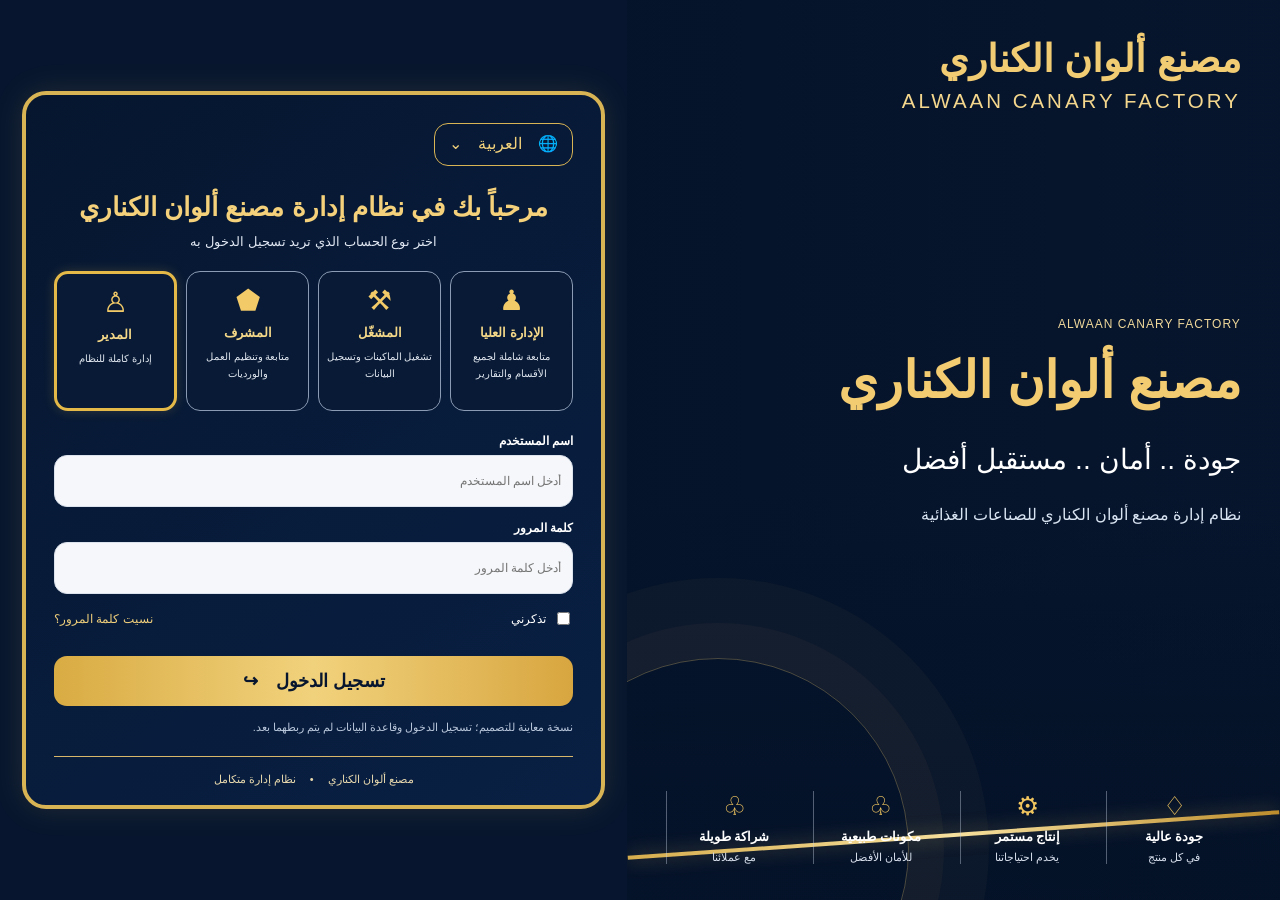
<file: alwaan_canary_new_design-2.html>
<!doctype html>
<html lang="ar" dir="rtl">
<head>
<meta charset="utf-8">
<meta name="viewport" content="width=device-width, initial-scale=1">
<meta name="theme-color" content="#0b1730">
<title>ألوان الكناري | نظام إدارة المصنع</title>
<style>
:root{--navy:#0b1730;--navy2:#122544;--gold:#d8b66a;--gold2:#f1d99b;--ink:#17243a;--muted:#718096;--bg:#f3f6fb;--line:#e4e9f1;--white:#fff;--green:#17866d;--red:#c14f52}
*{box-sizing:border-box}body{margin:0;font-family:Tahoma,Arial,sans-serif;background:var(--bg);color:var(--ink)}button,input,select{font:inherit}button{cursor:pointer}.app{min-height:100vh}.topbar{height:70px;background:var(--navy);color:white;display:flex;align-items:center;justify-content:space-between;padding:0 22px;border-bottom:2px solid var(--gold)}.brand{display:flex;gap:12px;align-items:center}.logo{width:42px;height:42px;border:1px solid var(--gold);border-radius:12px;display:grid;place-items:center;color:var(--gold);font-weight:bold;font-size:20px}.brand b{display:block;font-size:16px}.brand small{color:#b9c5d8}.top-actions{display:flex;gap:10px;align-items:center}.pill{border:1px solid #334664;padding:8px 12px;border-radius:20px;color:#e7edf7;font-size:12px}.layout{display:grid;grid-template-columns:245px 1fr;min-height:calc(100vh - 70px)}aside{background:#101f3b;color:#d8e0ed;padding:18px 12px}.side-title{color:#8fa0ba;font-size:11px;padding:8px 12px 12px}.nav{display:grid;gap:5px}.nav button{border:0;text-align:right;background:transparent;color:#d8e0ed;padding:12px;border-radius:10px;display:flex;gap:10px;align-items:center}.nav button.active,.nav button:hover{background:#213657;color:var(--gold2)}.nav .ico{width:23px;text-align:center}.side-foot{margin:25px 10px 0;padding-top:15px;border-top:1px solid #2a3b58;color:#9daec5;font-size:11px;line-height:1.8}main{padding:25px;min-width:0}.page-head{display:flex;justify-content:space-between;gap:12px;align-items:center;margin-bottom:22px}.page-head h1{margin:0 0 7px;font-size:24px}.page-head p{margin:0;color:var(--muted);font-size:13px}.primary{background:var(--navy);color:white;border:0;padding:11px 16px;border-radius:10px}.primary:hover{background:#20375d}.secondary{background:white;border:1px solid var(--line);padding:10px 14px;border-radius:10px;color:var(--ink)}.stats{display:grid;grid-template-columns:repeat(4,minmax(0,1fr));gap:14px;margin-bottom:18px}.stat,.panel{background:white;border:1px solid var(--line);border-radius:15px;padding:18px;box-shadow:0 4px 16px #10244808}.stat-top{display:flex;justify-content:space-between;color:var(--muted);font-size:12px}.stat-icon{width:35px;height:35px;border-radius:10px;display:grid;place-items:center;background:#f7f0df;color:#94742d}.stat strong{display:block;font-size:27px;margin:15px 0 7px}.stat small{color:var(--muted)}.positive{color:var(--green)!important}.grid2{display:grid;grid-template-columns:1.25fr 1fr;gap:16px}.panel h2{font-size:16px;margin:0 0 16px}.panel-sub{font-size:12px;color:var(--muted);margin-top:-10px;margin-bottom:16px}.barrow{display:grid;grid-template-columns:90px 1fr 42px;gap:10px;align-items:center;margin:16px 0;font-size:12px}.track{height:9px;background:#edf0f6;border-radius:10px;overflow:hidden}.fill{height:100%;background:linear-gradient(90deg,#b89448,#ecd99e);border-radius:10px}.activity{display:grid;gap:0}.activity-row{display:flex;gap:12px;padding:13px 0;border-bottom:1px solid #eef1f5;font-size:12px}.activity-row:last-child{border-bottom:0}.dot{width:9px;height:9px;border-radius:50%;background:var(--gold);margin-top:4px;flex-shrink:0}.activity-row b{display:block;margin-bottom:5px}.activity-row small{color:var(--muted)}.quick{display:grid;grid-template-columns:repeat(3,1fr);gap:10px;margin-top:16px}.quick button{border:1px solid var(--line);background:#fff;border-radius:12px;padding:15px 10px;text-align:right;color:var(--ink)}.quick span{display:block;color:var(--gold);font-size:20px;margin-bottom:7px}.content-panel{background:white;border:1px solid var(--line);border-radius:15px;padding:20px}.toolbar{display:flex;gap:10px;flex-wrap:wrap;margin-bottom:16px}.toolbar input,.toolbar select,.field input,.field select{border:1px solid #dce3ed;border-radius:9px;padding:11px;background:white;min-width:0}.toolbar input{flex:1;min-width:150px}.table-wrap{overflow:auto}table{width:100%;border-collapse:collapse;min-width:600px}th,td{text-align:right;padding:13px 12px;border-bottom:1px solid #edf0f5;font-size:12px}th{color:var(--muted);font-weight:normal;background:#fafbfd}.tag{display:inline-block;border-radius:20px;padding:5px 9px;background:#e8f5ef;color:#197354;font-size:11px}.tag.warn{background:#fff2dd;color:#956719}.tag.bad{background:#fdebec;color:#b53d45}.empty-note{font-size:12px;color:var(--muted);margin:12px 0 0}.form-grid{display:grid;grid-template-columns:repeat(2,minmax(0,1fr));gap:14px}.field{display:grid;gap:7px;font-size:12px;color:#59677d}.field input,.field select{width:100%;color:var(--ink)}.field.full{grid-column:1/-1}.form-actions{display:flex;gap:10px;margin-top:18px}.notice{background:#fff8e9;border:1px solid #f0dfb9;color:#7c6227;border-radius:10px;padding:12px;font-size:12px;line-height:1.8;margin-bottom:16px}.login-wrap{min-height:100vh;display:grid;grid-template-columns:1fr 1fr;background:#fff}.login-art{background:linear-gradient(145deg,#09142a,#142a4d 70%,#8b6b32);color:white;padding:55px;display:flex;flex-direction:column;justify-content:space-between;position:relative;overflow:hidden}.login-art:after{content:"";position:absolute;width:380px;height:380px;border:1px solid #d8b66a55;border-radius:50%;left:-100px;bottom:-140px;box-shadow:0 0 0 35px #d8b66a0a,0 0 0 80px #d8b66a08}.login-copy{position:relative;z-index:1;max-width:470px;margin:auto 0}.eyebrow{color:var(--gold2);font-size:12px;letter-spacing:1px}.login-copy h1{font-size:36px;line-height:1.5;margin:15px 0}.login-copy p{color:#c6d1e2;line-height:2}.login-form-wrap{display:grid;place-items:center;padding:28px}.login-form{width:min(410px,100%)}.login-form h2{font-size:27px;margin:0 0 8px}.login-form>p{color:var(--muted);font-size:13px;margin-bottom:28px}.login-form .field{margin-bottom:15px}.login-form .primary{width:100%;margin-top:8px;padding:13px}.login-foot{color:#a4adbb;text-align:center;font-size:11px;margin-top:25px}.hint{font-size:11px;color:var(--muted);line-height:1.8;margin-top:12px}.hidden{display:none!important}.mobile-menu{display:none}.toast{position:fixed;bottom:18px;left:18px;background:#10203d;color:white;border:1px solid #d8b66a;border-radius:12px;padding:12px 16px;box-shadow:0 8px 25px #0002;z-index:10;max-width:90vw;font-size:13px}
@media(max-width:850px){.layout{grid-template-columns:1fr}aside{display:none}aside.open{display:block}.mobile-menu{display:inline-block}.stats{grid-template-columns:repeat(2,minmax(0,1fr))}.grid2{grid-template-columns:1fr}main{padding:16px}.topbar{padding:0 13px}.top-actions .pill{display:none}.page-head h1{font-size:20px}.login-wrap{grid-template-columns:1fr}.login-art{min-height:250px;padding:28px}.login-copy h1{font-size:26px;margin:8px 0}.login-copy p{font-size:12px;margin:6px 0}.login-art .brand{margin-bottom:20px}.login-form-wrap{padding:30px 22px}.quick{grid-template-columns:repeat(2,1fr)}}
@media(max-width:420px){.stats{gap:9px}.stat{padding:13px}.stat strong{font-size:22px}.stat-top{font-size:11px}.form-grid{grid-template-columns:1fr}.field.full{grid-column:auto}.page-head{align-items:flex-start}.page-head .primary{padding:9px 10px;font-size:12px}.login-copy h1{font-size:23px}}

/* Exact agreed login direction: navy/gold factory split screen */
.ref-login{min-height:100vh;grid-template-columns:1.02fr .98fr;background:#07162e;padding:0;gap:0}
.ref-art{min-height:100vh;padding:5.5% 6%;background:linear-gradient(90deg,rgba(5,19,42,.86),rgba(5,19,42,.32)),linear-gradient(0deg,rgba(4,17,38,.96),transparent 45%),url('https://images.unsplash.com/photo-1567789884554-0b844b597180?auto=format&fit=crop&w=1600&q=85') center/cover;position:relative}
.ref-art:before{content:"";position:absolute;inset:auto 0 7% 0;height:4px;background:linear-gradient(90deg,#d6ad4e,#f8e2a0,#bd8d2d);transform:rotate(-4deg);box-shadow:0 0 18px #d8b66a77}
.ref-brand .logo{display:none}.ref-brand b{font-size:clamp(25px,3vw,46px);color:#f2cc72}.ref-brand small{display:block;font-size:clamp(13px,1.6vw,22px);letter-spacing:3px;color:#f4d78d;margin-top:8px}
.ref-art .login-copy{margin:auto 0;max-width:600px}.ref-art .login-copy h1{font-size:clamp(32px,4vw,58px);color:#f3cb70;margin:12px 0}.ref-art .login-copy h2{font-size:clamp(18px,2.2vw,30px);font-weight:500;color:#fff}.ref-art .login-copy p{color:#d9e4f2}
.ref-values{position:relative;z-index:1;display:grid;grid-template-columns:repeat(4,1fr);gap:12px;margin-top:40px;text-align:center;color:#f0c55f}.ref-values div{display:grid;gap:7px;border-left:1px solid #c8d5e666;font-size:26px}.ref-values b{font-size:13px;color:white}.ref-values small{font-size:11px;color:#d6deeb}
.ref-form-wrap{padding:3.5%;background:#07162e;align-items:center}.ref-form{width:100%;max-width:730px;border:4px solid #d9b454;border-radius:24px;padding:28px 28px 18px;background:linear-gradient(145deg,#06162f,#092044);color:white;box-shadow:0 0 30px #d8b66a22}
.ref-language{display:block;text-align:left;border:1px solid #d9b454;border-radius:14px;padding:10px 14px;width:max-content;margin:0 0 20px auto;color:#f3d27c}
.ref-form h2{text-align:center;font-size:clamp(19px,2vw,27px);line-height:1.7;color:#f4d17a;margin:0 0 5px}.ref-form>p{text-align:center;color:#e0e7f2;margin:0 0 22px}
.role-cards{display:grid;grid-template-columns:repeat(4,minmax(0,1fr));gap:9px;margin-bottom:23px}.role-card{min-width:0;min-height:140px;border:1px solid #8b9bb4;border-radius:14px;background:#081a35;color:#fff;padding:12px 7px;display:flex;flex-direction:column;align-items:center;gap:8px}.role-card span{font-size:28px;color:#f2ca68}.role-card b{font-size:13px;color:#f5d989}.role-card small{font-size:10px;line-height:1.7;color:#e1e7f0}.role-card.selected{border:3px solid #e5b948;box-shadow:0 0 12px #e5b94833}
.ref-form .field{color:#fff;font-weight:bold;margin:14px 0}.ref-form .field input{height:52px;background:#f6f7fa;border-radius:13px;color:#13213a;font-weight:normal}.ref-login-options{display:flex;justify-content:space-between;align-items:center;margin:15px 0 20px;font-size:12px}.ref-login-options a{color:#f0cf7b;text-decoration:none}.ref-login-options label{display:flex;gap:7px;align-items:center}.ref-submit{width:100%;background:linear-gradient(90deg,#d9ab43,#f1d27c,#d8a640);color:#07162e;font-weight:bold;font-size:18px;padding:15px;border-radius:13px}.ref-form .hint{color:#b9c7db}.ref-form .login-foot{border-top:1px solid #d8b66a;margin-top:18px;padding-top:15px;color:#e7d8ad}
@media(max-width:850px){.ref-login{grid-template-columns:1fr}.ref-art{min-height:360px;padding:25px}.ref-art .login-copy{margin:25px 0}.ref-values{margin-top:20px}.ref-form-wrap{padding:18px}.ref-form{padding:22px 16px 16px}.role-card{min-height:115px}.role-card small{font-size:9px}}
@media(max-width:460px){.ref-art{min-height:310px}.ref-values{gap:4px}.ref-values div{font-size:20px}.ref-values b{font-size:10px}.ref-values small{font-size:9px}.role-cards{grid-template-columns:repeat(2,minmax(0,1fr))}.role-card{min-height:108px}.ref-form h2{font-size:18px}.ref-form-wrap{padding:10px}.ref-form{border-width:2px;border-radius:17px}}

</style>
</head>
<body>
<div id="login" class="login-wrap ref-login">
  <section class="login-art ref-art">
    <div class="brand ref-brand"><div class="logo">ع</div><div><b>مصنع ألوان الكناري</b><small>ALWAAN CANARY FACTORY</small></div></div>
    <div class="login-copy"><div class="eyebrow">ALWAAN CANARY FACTORY</div><h1>مصنع ألوان الكناري</h1><h2>جودة .. أمان .. مستقبل أفضل</h2><p>نظام إدارة مصنع ألوان الكناري للصناعات الغذائية</p></div>
    <div class="ref-values"><div>♢<b>جودة عالية</b><small>في كل منتج</small></div><div>⚙<b>إنتاج مستمر</b><small>يخدم احتياجاتنا</small></div><div>♧<b>مكونات طبيعية</b><small>للأمان الأفضل</small></div><div>♧<b>شراكة طويلة</b><small>مع عملائنا</small></div></div>
  </section>
  <section class="login-form-wrap ref-form-wrap"><form id="loginForm" class="login-form ref-form">
    <div class="ref-language">🌐　العربية　⌄</div>
    <h2>مرحباً بك في نظام إدارة مصنع ألوان الكناري</h2><p>اختر نوع الحساب الذي تريد تسجيل الدخول به</p>
    <div class="role-cards">
      <button type="button" class="role-card" data-role="general_manager"><span>♟</span><b>الإدارة العليا</b><small>متابعة شاملة لجميع الأقسام والتقارير</small></button>
      <button type="button" class="role-card" data-role="employee"><span>⚒</span><b>المشغّل</b><small>تشغيل الماكينات وتسجيل البيانات</small></button>
      <button type="button" class="role-card" data-role="production_manager"><span>⬟</span><b>المشرف</b><small>متابعة وتنظيم العمل والورديات</small></button>
      <button type="button" class="role-card selected" data-role="admin"><span>♙</span><b>المدير</b><small>إدارة كاملة للنظام</small></button>
    </div>
    <input id="role" type="hidden" value="admin">
    <label class="field">اسم المستخدم<input id="username" autocomplete="username" placeholder="أدخل اسم المستخدم" required></label>
    <label class="field">كلمة المرور<input id="password" type="password" autocomplete="current-password" placeholder="أدخل كلمة المرور" required></label>
    <div class="ref-login-options"><label><input type="checkbox" id="remember"> تذكرني</label><a href="#" id="forgot">نسيت كلمة المرور؟</a></div>
    <button class="primary ref-submit" type="submit">تسجيل الدخول　↪</button>
    <div class="hint">نسخة معاينة للتصميم؛ تسجيل الدخول وقاعدة البيانات لم يتم ربطهما بعد.</div><div class="login-foot">مصنع ألوان الكناري　 •　 نظام إدارة متكامل</div>
  </form></section>
</div>
<div id="app" class="app hidden">
<header class="topbar"><div class="brand"><div class="logo">ع</div><div><b>ألوان الكناري</b><small>نظام إدارة المصنع</small></div></div><div class="top-actions"><span class="pill" id="userBadge">معاينة النظام</span><button class="secondary" id="logout">خروج</button></div></header>
<div class="layout"><aside id="sidebar"><div class="side-title">القائمة الرئيسية</div><nav class="nav" id="nav"></nav><div class="side-foot">نسخة واجهة أولية<br>البيانات المعروضة تجريبية وليست من قاعدة البيانات.</div></aside>
<main><div class="page-head"><div><h1 id="pageTitle">لوحة التحكم</h1><p id="pageDesc">نظرة عامة على أداء المصنع اليوم.</p></div><button class="primary" id="newBtn">＋ إضافة سجل</button></div><div id="pageBody"></div></main></div></div>
<div id="toast" class="toast hidden"></div>
<script>
const sections=[
['dashboard','▦','لوحة التحكم','نظرة عامة على أداء المصنع اليوم.'],
['production','⚙','الإنتاج والماكينات','متابعة الإنتاج والوردية والهالك والخلطات.'],
['quality','✓','الجودة والخلطات','فحص الجودة وتسجيل وصفات التشغيل.'],
['maintenance','🔧','الصيانة والأعطال','تسجيل الأعطال والتوقفات وأعمال الصيانة.'],
['staff','♙','الموظفون والورديات','بيانات الموظفين وتوزيع الورديات.'],
['attendance','◷','الحضور والإجازات','متابعة الحضور وطلبات الإجازات.'],
['penalties','!','التنبيهات والجزاءات','تسجيل التنبيهات والمخالفات الإدارية.'],
['reports','▤','التقارير','ملخصات يومية وشهرية قابلة للطباعة.'],
['users','♧','المستخدمون والصلاحيات','إدارة الحسابات والأدوار والصلاحيات.']];
const samples={
production:[['التاريخ','الماكينة','الموظف','الوردية','الإنتاج','الهالك','الخلطة','الحالة'],[['2026-10-16','M-01','موظف تجريبي','صباحية','1,250','18','خلطة A','مكتمل'],['2026-10-16','M-02','موظف تجريبي','مسائية','980','12','خلطة B','قيد التشغيل']]],
quality:[['التاريخ','المنتج / الخلطة','الماكينة','الفحص','النتيجة','الملاحظات'],[['2026-10-16','خلطة A','M-01','فحص الجودة','مطابق','بيانات تجريبية']]],
maintenance:[['التاريخ','الماكينة','نوع البلاغ','وقت التوقف','المسؤول','الحالة'],[['2026-10-16','M-02','توقف مفاجئ','10:25','فني تجريبي','قيد المعالجة']]],
staff:[['رقم الموظف','اسم الموظف','القسم','الوردية','الحالة'],[['EMP-001','موظف تجريبي','الإنتاج','صباحية','نشط']]],
attendance:[['التاريخ','اسم الموظف','النوع','المدة','الحالة'],[['2026-10-16','موظف تجريبي','حضور','—','مسجل']]],
penalties:[['التاريخ','اسم الموظف','نوع الإجراء','السبب','الحالة'],[['2026-10-16','موظف تجريبي','تنبيه','مثال توضيحي','مسودة']]],
reports:[['التقرير','الفترة','الحالة'],[['تقرير الإنتاج','يومي','معاينة'],['تقرير الجودة','شهري','معاينة']]],
users:[['اسم المستخدم','الدور','القسم','الحالة'],[['admin-demo','الإدارة العليا','الإدارة','معاينة']]]
};
let current='dashboard',currentRole='general_manager';
const $=id=>document.getElementById(id);
function toast(msg){$('toast').textContent=msg;$('toast').classList.remove('hidden');setTimeout(()=>$('toast').classList.add('hidden'),3000)}
function renderNav(){ $('nav').innerHTML=sections.map(s=>`<button data-id="${s[0]}" class="${s[0]===current?'active':''}"><span class="ico">${s[1]}</span>${s[2]}</button>`).join('');$('nav').querySelectorAll('button').forEach(b=>b.onclick=()=>{current=b.dataset.id;render()})}
function stat(title,value,sub,ico){return `<div class="stat"><div class="stat-top"><span>${title}</span><span class="stat-icon">${ico}</span></div><strong>${value}</strong><small>${sub}</small></div>`}
function dashboard(){return `<div class="stats">${stat('إنتاج اليوم','2,230','وحدة · بيانات تجريبية','▦')}${stat('كفاءة التشغيل','86.4%','قيمة توضيحية فقط','◷')}${stat('سجلات الجودة','24','فحص تجريبي','✓')}${stat('أعطال مفتوحة','2','مثال توضيحي','⚠')}</div><div class="grid2"><div class="panel"><h2>مؤشر أداء التشغيل</h2><div class="panel-sub">قيم تجريبية لتوضيح شكل لوحة المؤشرات</div>${[['الإتاحة',92],['الأداء',88],['الجودة',97],['الكفاءة الكلية OEE',78]].map(x=>`<div class="barrow"><span>${x[0]}</span><div class="track"><div class="fill" style="width:${x[1]}%"></div></div><b>${x[1]}%</b></div>`).join('')}</div><div class="panel"><h2>آخر النشاطات</h2><div class="activity"><div class="activity-row"><span class="dot"></span><div><b>تسجيل إنتاج ماكينة M-01</b><small>بيانات عرض توضيحي · اليوم</small></div></div><div class="activity-row"><span class="dot"></span><div><b>بلاغ صيانة ماكينة M-02</b><small>قيد المعالجة · مثال</small></div></div><div class="activity-row"><span class="dot"></span><div><b>فحص جودة خلطة A</b><small>مطابق · بيانات تجريبية</small></div></div></div></div></div><div class="quick">${[['production','＋','تسجيل إنتاج'],['quality','✓','فحص جودة'],['maintenance','🔧','بلاغ عطل'],['staff','♙','إضافة موظف'],['attendance','◷','تسجيل حضور'],['reports','▤','عرض التقارير']].map(x=>`<button data-go="${x[0]}"><span>${x[1]}</span>${x[2]}</button>`).join('')}</div>`}
function tablePage(id){let data=samples[id];if(!data)return `<div class="content-panel"><div class="notice">هذا القسم جاهز كواجهة أولية. ستظهر البيانات الحقيقية بعد ربطه بقاعدة البيانات وضبط الصلاحيات.</div><p>لم تُحمّل بيانات حقيقية بعد.</p></div>`;return `<div class="content-panel"><div class="notice">هذه بيانات توضيحية للعرض فقط، وليست سجلات حقيقية محفوظة.</div><div class="toolbar"><input id="searchRows" placeholder="ابحث في السجلات…"><button class="secondary" id="printBtn">طباعة</button></div><div class="table-wrap"><table><thead><tr>${data[0].map(x=>`<th>${x}</th>`).join('')}</tr></thead><tbody id="rows">${data[1].map(row=>`<tr>${row.map((v,i)=>`<td>${v}</td>`).join('')}</tr>`).join('')}</tbody></table></div><p class="empty-note">عدد السجلات المعروضة: ${data[1].length} · معاينة فقط</p></div>`}
function formPage(id){let fields={production:[['اسم الموظف','text'],['الماكينة','select:M-01|M-02|M-03'],['الوردية','select:صباحية|مسائية|ليلية'],['كمية الإنتاج','number'],['كمية الهالك','number'],['الخلطة / الوصفة','text'],['ساعات التشغيل','number'],['ملاحظات','text']],quality:[['المنتج / الخلطة','text'],['الماكينة','text'],['نوع الفحص','text'],['النتيجة','select:مطابق|غير مطابق|يحتاج مراجعة'],['ملاحظات','text']],maintenance:[['الماكينة','text'],['نوع البلاغ','select:عطل|صيانة دورية|توقف'],['وقت التوقف','time'],['وصف المشكلة','text'],['المسؤول','text'],['الحالة','select:جديد|قيد المعالجة|تم الإصلاح']],staff:[['اسم الموظف','text'],['رقم الموظف','text'],['القسم','select:الإنتاج|الصيانة|الجودة|الإدارة'],['الوردية','select:صباحية|مسائية|ليلية']],attendance:[['اسم الموظف','text'],['نوع السجل','select:حضور|إجازة|غياب'],['من تاريخ','date'],['إلى تاريخ','date'],['السبب','text']],penalties:[['اسم الموظف','text'],['نوع الإجراء','select:تنبيه|إنذار|جزاء'],['التاريخ','date'],['السبب','text']],users:[['اسم المستخدم','text'],['الدور','select:الإدارة العليا|مسؤول الإنتاج|مسؤول الصيانة|الموارد البشرية|التدقيق الفني والجودة|موظف'],['القسم','text']],quality2:[]};let list=fields[id]||[['عنوان السجل','text'],['التاريخ','date'],['التفاصيل','text']];return `<div class="content-panel"><div class="notice">نموذج معاينة: الحفظ في قاعدة البيانات غير مفعّل بعد.</div><form id="recordForm"><div class="form-grid">${list.map((f,i)=>`<label class="field ${i===list.length-1&&f[0].includes('ملاحظات')?'full':''}">${f[0]}${f[1].startsWith('select:')?`<select name="f${i}">${f[1].slice(7).split('|').map(v=>`<option>${v}</option>`).join('')}</select>`:`<input name="f${i}" type="${f[1]}" placeholder="${f[0]}" ${['اسم الموظف','الماكينة'].includes(f[0])?'required':''}>`}</label>`).join('')}</div><div class="form-actions"><button class="primary" type="submit">حفظ تجريبي</button><button class="secondary" type="button" id="cancelForm">إلغاء</button></div></form></div>`}
function render(){renderNav();let s=sections.find(x=>x[0]===current);$('pageTitle').textContent=s[2];$('pageDesc').textContent=s[3];$('newBtn').style.display=current==='dashboard'?'none':'inline-block';$('pageBody').innerHTML=current==='dashboard'?dashboard():tablePage(current);$('pageBody').querySelectorAll('[data-go]').forEach(b=>b.onclick=()=>{current=b.dataset.go;render()});let search=$('searchRows');if(search)search.oninput=()=>{$('rows').querySelectorAll('tr').forEach(r=>r.style.display=r.innerText.includes(search.value)?'':'none')};let pr=$('printBtn');if(pr)pr.onclick=()=>window.print();let nb=$('newBtn');nb.onclick=()=>{$('pageBody').innerHTML=formPage(current);$('cancelForm').onclick=render;$('recordForm').onsubmit=e=>{e.preventDefault();toast('تم التحقق من النموذج فقط؛ لم يُحفظ في قاعدة البيانات.');render()}}}

document.querySelectorAll('.role-card').forEach(card=>card.addEventListener('click',()=>{
 document.querySelectorAll('.role-card').forEach(c=>c.classList.remove('selected'));
 card.classList.add('selected'); $('role').value=card.dataset.role==='admin'?'general_manager':card.dataset.role;
}));
$('forgot').addEventListener('click',e=>{e.preventDefault();toast('استعادة كلمة المرور ستُفعّل بعد ربط النظام بقاعدة البيانات.')});

$('loginForm').onsubmit=e=>{e.preventDefault();currentRole=$('role').value;$('login').classList.add('hidden');$('app').classList.remove('hidden');$('userBadge').textContent=$('username').value+' · معاينة';current='dashboard';render();toast('دخلت وضع المعاينة. تسجيل الدخول الحقيقي غير مفعّل بعد.')};
$('logout').onclick=()=>{$('app').classList.add('hidden');$('login').classList.remove('hidden');$('password').value=''};
</script>
</body></html>
</file>
